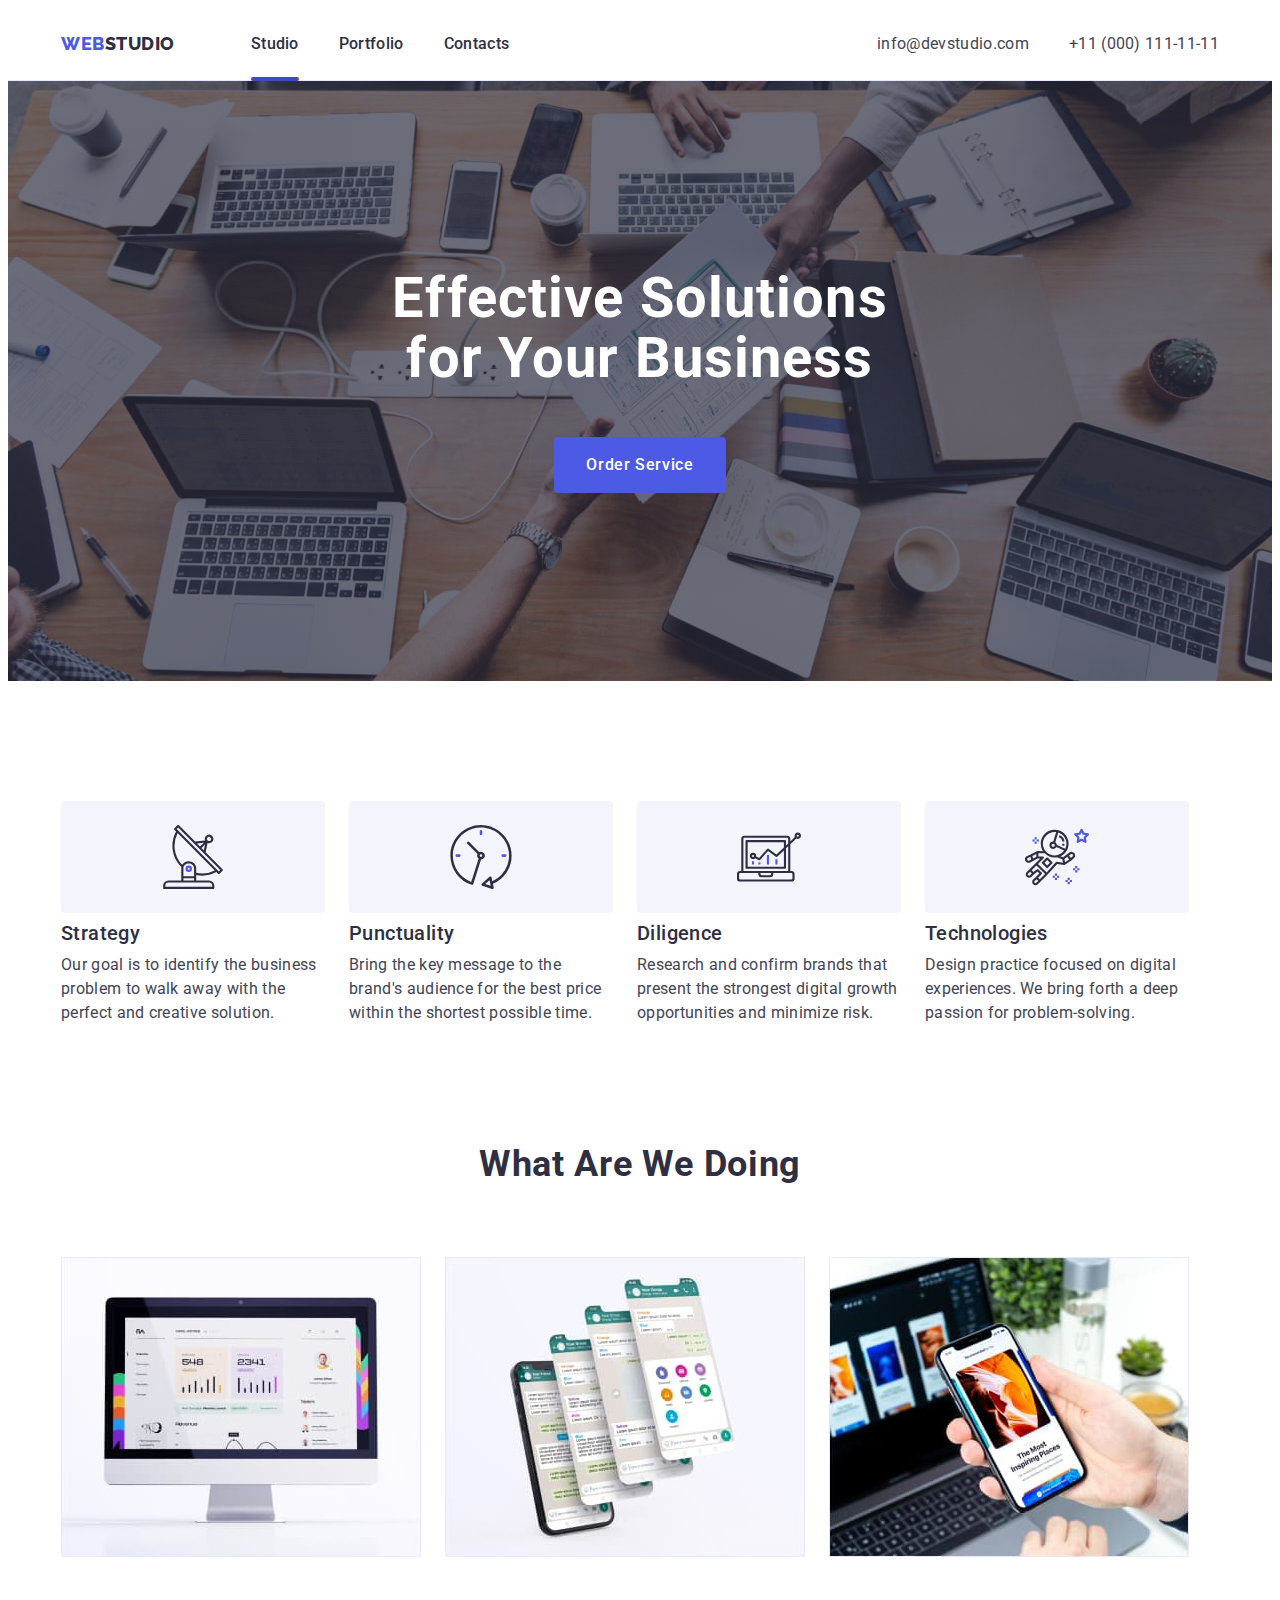
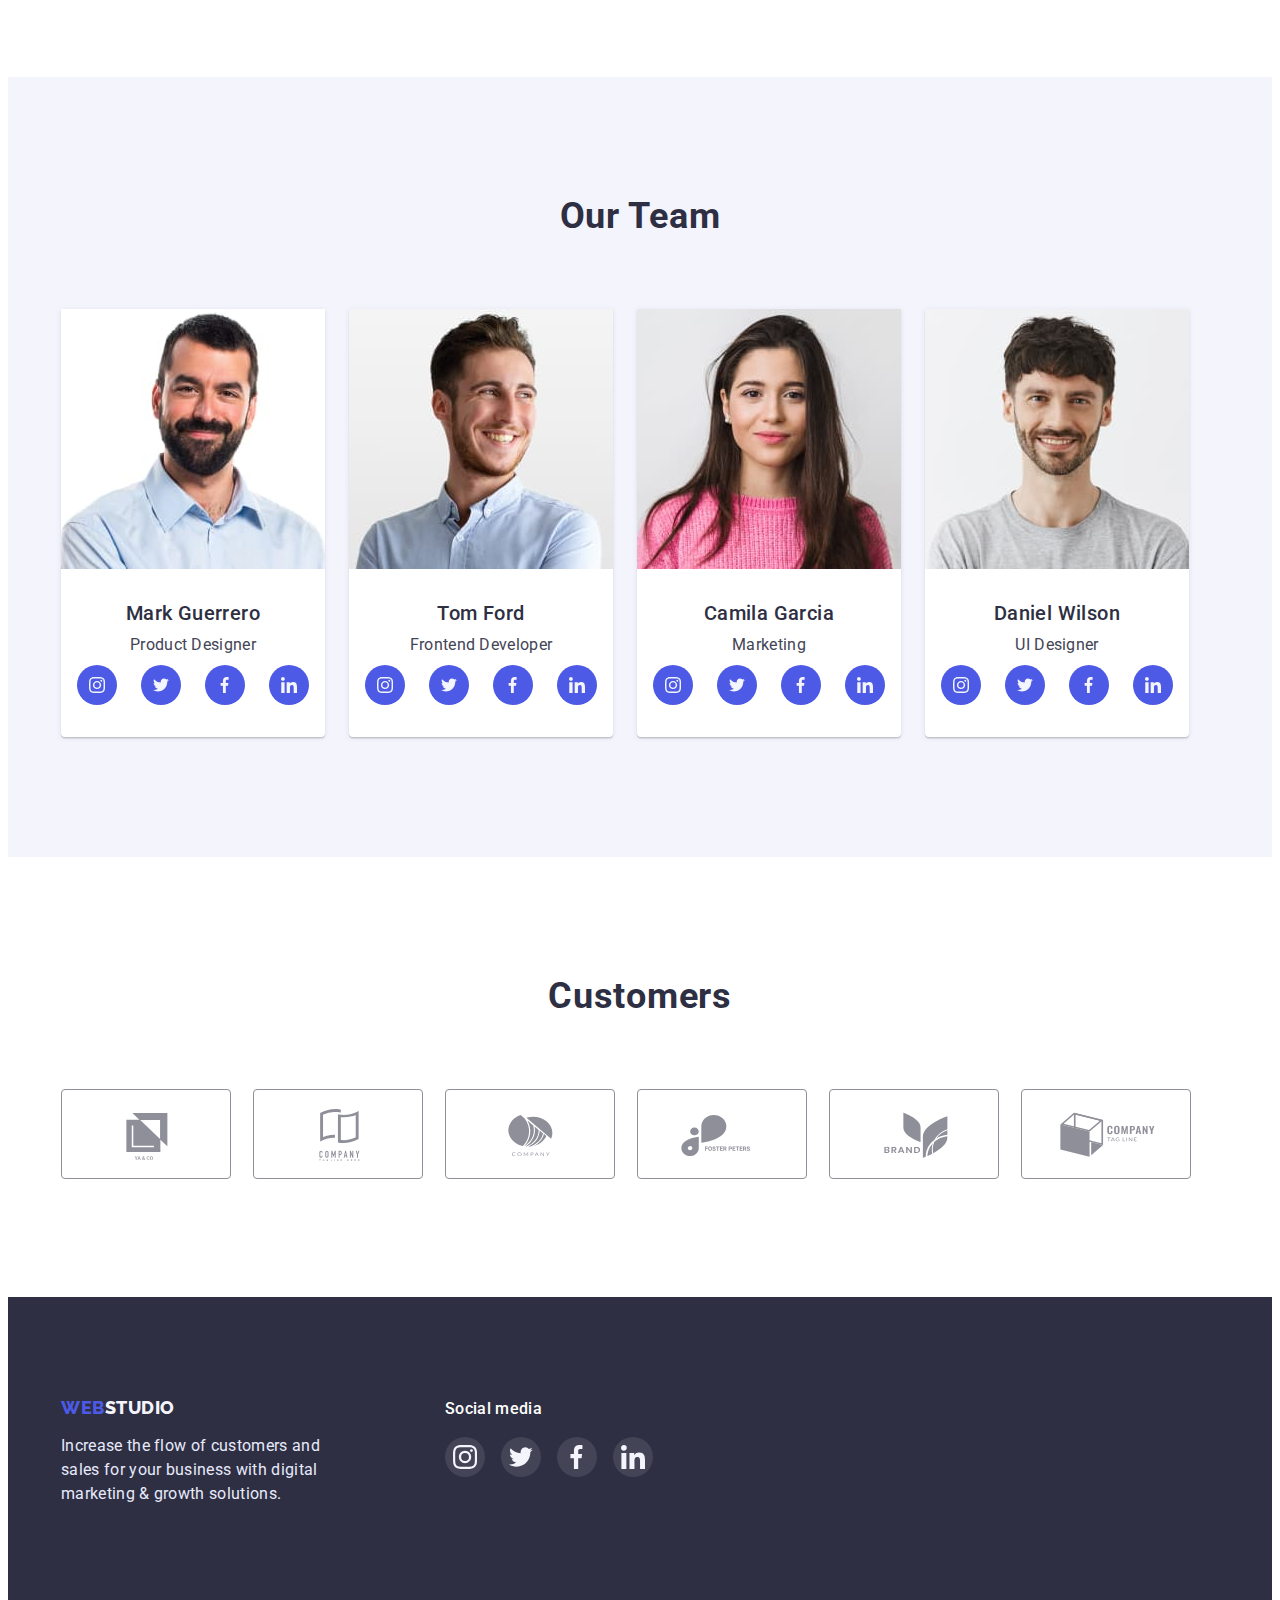
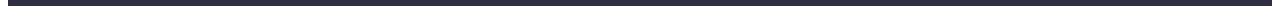
<file: index.html>
<!DOCTYPE html>

<html lang="en">
<head>
    <meta charset="UTF-8">
    <meta http-equiv="X-UA-Compatible" content="IE=edge">
    <meta name="viewport" content="width=device-width, initial-scale=1.0">
    <title>Studio</title>
    <link rel="preconnect" href="https://fonts.googleapis.com">
    <link rel="preconnect" href="https://fonts.gstatic.com" crossorigin>
    <link href="https://fonts.googleapis.com/css2?family=Raleway:wght@800&family=Roboto:wght@400;500;700;900&display=swap" rel="stylesheet">
    <link rel="stylesheet" href="https://cdnjs.cloudflare.com/ajax/libs/modern-normalize/1.1.0/modern-normalize.min.css" integrity="sha512-wpPYUAdjBVSE4KJnH1VR1HeZfpl1ub8YT/NKx4PuQ5NmX2tKuGu6U/JRp5y+Y8XG2tV+wKQpNHVUX03MfMFn9Q==" crossorigin="anonymous" referrerpolicy="no-referrer" />
    <link rel="stylesheet" href="./css/styles.css">
</head>
<body>

  <!--HEADER--> 
  <header class="header">
    <div class="container header-container">
    <nav class="header-navigation">
        <a class="header-logo link" href="./index.html">
            Web <span class="header-logo-color">Studio</span>
        </a>
        <ul class="header-list list">
            <li class="header-item">
                <a class="header-link active link" href="./index.html">Studio</a>
            </li>
            <li class="header-item">
                <a class="header-link link" href="./portfolio.html">Portfolio</a>
            </li>
            <li class="header-item">
                <a class="header-link link" href="">Contacts</a>
            </li>
        </ul>
    </nav>
    <address class="contact">
        <ul class="contact-list list">
            <li class="contact-item">
                <a class="header-contact link" href="mailto:info@devstudio.com">info@devstudio.com</a>
            </li>
            <li class="contact-item">
                <a class="header-contact link" href="tel:+110001111111">+11 (000) 111-11-11</a>
            </li>
        </ul>
    </address>
    </div>
  </header>
    
    <main>
         
  <!--HERO-->

        <section class="hero">
            <div class="container hero-wrap">
            <h1 class="hero-title">Effective Solutions for Your Business</h1>
            <button class="hero-btn" type="button" data-modal-open>Order Service</button>
            </div>
        </section>

  <!--ADVANTAGES-->      

        <section class="advantages">
            <div class="container">
            <h2 class="visually-hidden">Our advantages</h2>
            <ul class="advantages-list list">
                <li class="advantages-item">
                    <div class="advantages-link link">
                        <svg class="advantages-icon" width="64" height="64">
                            <use href="./images/icons.svg#icon-antenna"></use>
                        </svg>
                    </div>
                    <h3 class="advantages-subtitle">Strategy</h3>
                    <p class="advantages-text">Our goal is to identify the business problem to walk away with the perfect and creative solution. </p>
                </li>
                <li class="advantages-item">
                    <div class="advantages-link link">
                        <svg class="advantages-icon" width="64" height="64">
                            <use href="./images/icons.svg#icon-clock"></use>
                        </svg>
                    </div>
                    <h3 class="advantages-subtitle">Punctuality</h3>
                    <p class="advantages-text">Bring the key message to the brand's audience for the best price within the shortest possible time.</p>
                </li>
                <li class="advantages-item">
                    <div class="advantages-link link">
                        <svg class="advantages-icon" width="64" height="64">
                            <use href="./images/icons.svg#icon-diagram"></use>
                        </svg>
                    </div>
                    <h3 class="advantages-subtitle">Diligence</h3>
                    <p class="advantages-text">Research and confirm brands that present the strongest digital growth opportunities and minimize risk.</p>
                </li>
                <li class="advantages-item">
                    <div class="advantages-link link">
                        <svg class="advantages-icon" width="64" height="64">
                            <use href="./images/icons.svg#icon-astronaut"></use>
                        </svg>
                    </div>
                    <h3 class="advantages-subtitle">Technologies</h3>
                    <p class="advantages-text">Design practice focused on digital experiences. We bring forth a deep passion for problem-solving.</p>
                </li>
            </ul>
        </div>
        </section>

  <!--WHAT ARE WE DOING-->

        <section class="examples">
            <div class="container">
            <h2 class="examples-title">What are we doing</h2>
            <ul class="examples-list list">
                <li class="examples-item">
                    <img src="./images/what-are-we-doing/desktop.jpg" alt="Desktop" width="360" height="300">
                </li>
                <li class="examples-item">
                    <img src="./images/what-are-we-doing/messenger.jpg" alt="Messenger" width="360" height="300">
                </li>
                <li class="examples-item">
                    <img src="./images/what-are-we-doing/site.jpg" alt="Site" width="360" height="300">
                </li>
            </ul>
        </div>
        </section>

  <!--OUR TEAM-->

        <section class="team">
            <div class="container">
            <h2 class="team-title">Our Team</h2>
            <ul class="team-list list">
                <li class="team-item">
                    <img src="./images/our-team/mark-guerrero.jpg" alt="Mark Guerrero" width="264" height="260">
                    <div class="profile">
                    <h3 class="team-subtitle">Mark Guerrero</h3>
                    <p class="team-text">Product Designer</p>
                    <ul class="team-soc-list list">
                        <li class="team-soc-item">
                            <a href="" class="team-soc-link link">
                            <svg class="team-soc-icon" width="16" height="16">
                                <use href="./images/icons.svg#icon-instagram"></use>
                            </svg>
                            </a>
                        </li>
                        <li class="team-soc-item">
                            <a href="" class="team-soc-link link">
                            <svg class="team-soc-icon"  width="16" height="16">
                                <use href="./images/icons.svg#icon-twitter"></use>
                            </svg>
                            </a>
                        </li>
                        <li class="team-soc-item">
                            <a href="" class="team-soc-link link">
                            <svg class="team-soc-icon"  width="16" height="16">
                                <use href="./images/icons.svg#icon-facebook"></use>
                            </svg>
                            </a>
                        </li>
                        <li class="team-soc-item">
                            <a href="" class="team-soc-link link">
                            <svg class="team-soc-icon"  width="16" height="16">
                                <use href="./images/icons.svg#icon-linkedin"></use>
                            </svg>
                            </a>
                        </li>
                    </ul>
                    </div>
                </li>
                <li class="team-item">
                    <img src="./images/our-team/tom-ford.jpg" alt="Tom Ford" width="264" height="260">
                    <div class="profile">
                    <h3 class="team-subtitle">Tom Ford</h3>
                    <p class="team-text">Frontend Developer</p>
                    <ul class="team-soc-list list">
                        <li class="team-soc-item">
                            <a href="" class="team-soc-link link">
                            <svg class="team-soc-icon" width="16" height="16">
                                <use href="./images/icons.svg#icon-instagram"></use>
                            </svg>
                            </a>
                        </li>
                        <li class="team-soc-item">
                            <a href="" class="team-soc-link link">
                            <svg class="team-soc-icon"  width="16" height="16">
                                <use href="./images/icons.svg#icon-twitter"></use>
                            </svg>
                            </a>
                        </li>
                        <li class="team-soc-item">
                            <a href="" class="team-soc-link link">
                            <svg class="team-soc-icon"  width="16" height="16">
                                <use href="./images/icons.svg#icon-facebook"></use>
                            </svg>
                            </a>
                        </li>
                        <li class="team-soc-item">
                            <a href="" class="team-soc-link link">
                            <svg class="team-soc-icon"  width="16" height="16">
                                <use href="./images/icons.svg#icon-linkedin"></use>
                            </svg>
                            </a>
                        </li>
                    </ul>
                    </div>
                </li>
                <li class="team-item">
                    <img src="./images/our-team/camila-garcia.jpg" alt="Camila Garcia" width="264" height="260">
                    <div class="profile">
                    <h3 class="team-subtitle">Camila Garcia</h3>
                    <p class="team-text">Marketing</p>
                    <ul class="team-soc-list list">
                        <li class="team-soc-item">
                            <a href="" class="team-soc-link link">
                            <svg class="team-soc-icon" width="16" height="16">
                                <use href="./images/icons.svg#icon-instagram"></use>
                            </svg>
                            </a>
                        </li>
                        <li class="team-soc-item">
                            <a href="" class="team-soc-link link">
                            <svg class="team-soc-icon"  width="16" height="16">
                                <use href="./images/icons.svg#icon-twitter"></use>
                            </svg>
                            </a>
                        </li>
                        <li class="team-soc-item">
                            <a href="" class="team-soc-link link">
                            <svg class="team-soc-icon"  width="16" height="16">
                                <use href="./images/icons.svg#icon-facebook"></use>
                            </svg>
                            </a>
                        </li>
                        <li class="team-soc-item">
                            <a href="" class="team-soc-link link">
                            <svg class="team-soc-icon"  width="16" height="16">
                                <use href="./images/icons.svg#icon-linkedin"></use>
                            </svg>
                            </a>
                        </li>
                    </ul>
                    </div>
                </li>
                <li class="team-item">
                    <img src="./images/our-team/daniel-wilson.jpg" alt="Daniel Wilson" width="264" height="260">
                    <div class="profile">
                    <h3 class="team-subtitle">Daniel Wilson</h3>
                    <p class="team-text">UI Designer</p>
                    <ul class="team-soc-list list">
                        <li class="team-soc-item">
                            <a href="" class="team-soc-link link">
                            <svg class="team-soc-icon" width="16" height="16">
                                <use href="./images/icons.svg#icon-instagram"></use>
                            </svg>
                            </a>
                        </li>
                        <li class="team-soc-item">
                            <a href="" class="team-soc-link link">
                            <svg class="team-soc-icon"  width="16" height="16">
                                <use href="./images/icons.svg#icon-twitter"></use>
                            </svg>
                            </a>
                        </li>
                        <li class="team-soc-item">
                            <a href="" class="team-soc-link link">
                            <svg class="team-soc-icon"  width="16" height="16">
                                <use href="./images/icons.svg#icon-facebook"></use>
                            </svg>
                            </a>
                        </li>
                        <li class="team-soc-item">
                            <a href="" class="team-soc-link link">
                            <svg class="team-soc-icon"  width="16" height="16">
                                <use href="./images/icons.svg#icon-linkedin"></use>
                            </svg>
                            </a>
                        </li>
                    </ul>
                    </div>
                </li>
            </ul>
        </div>
        </section>

  <!--COSTUMERS-->

        <section class="customers">
            <div class="container">
            <h2 class="customers-title">Customers</h2>
            <ul class="customers-list list">
                <li class="customers-item">
                    <a class="customers-link link" href="">
                        <svg class="customers-icon" width="104" height="56">
                            <use href="./images/icons.svg#icon-tagline"></use>
                        </svg>
                    </a>
                </li>
                <li class="customers-item">
                    <a class="customers-link link" href="">
                        <svg class="customers-icon" width="104" height="56">
                            <use href="./images/icons.svg#icon-ya-co"></use>
                        </svg>
                    </a>
                </li>
                <li class="customers-item">
                    <a class="customers-link link" href="">
                        <svg class="customers-icon" width="104" height="56">
                            <use href="./images/icons.svg#icon-company"></use>
                        </svg>
                    </a>
                </li>
                <li class="customers-item">
                    <a class="customers-link link" href="">
                        <svg class="customers-icon" width="104" height="56">
                            <use href="./images/icons.svg#icon-foster"></use>
                        </svg>
                    </a>
                </li>
                <li class="customers-item">
                    <a class="customers-link link" href="">
                        <svg class="customers-icon" width="104" height="56">
                            <use href="./images/icons.svg#icon-brand"></use>
                        </svg>
                    </a>
                </li>
                <li class="customers-item">
                    <a class="customers-link link" href="">
                        <svg class="customers-icon" width="104" height="56">
                            <use href="./images/icons.svg#icon-object"></use>
                        </svg>
                    </a>
                </li>
            </ul>
            </div>
        </section>
    </main>

  <!--FOOTER-->
  
    <footer class="footer">
        <div class="container footer-wrap">
        <div class="footer-logo-wrap">
        <a class="footer-logo link" href="./index.html">Web <span class="footer-logo-color">Studio</span></a>
        <p class="footer-text">Increase the flow of customers and sales for your business with digital marketing & growth solutions.</p>
        </div>
        <div class="footer-soc">
        <p class="footer-soc-title">Social media</p>
        <ul class="footer-soc-list list">
            <li class="footer-soc-item">
                <a class="footer-soc-link link" href="">
                <svg class="footer-soc-icon" width="24" height="24">
                    <use href="./images/icons.svg#icon-instagram"></use>
                </svg>
                </a>
            </li>
            <li class="footer-soc-item">
                <a class="footer-soc-link link" href="">
                <svg class="footer-soc-icon" width="24" height="24">
                    <use href="./images/icons.svg#icon-twitter"></use>
                </svg>
                </a>
            </li>
            <li class="footer-soc-item">
                <a class="footer-soc-link link" href="">
                <svg class="footer-soc-icon" width="24" height="24">
                    <use href="./images/icons.svg#icon-facebook"></use>
                </svg>
                </a>
            </li>
            <li class="footer-soc-item">
                <a class="footer-soc-link link" href="">
                <svg class="footer-soc-icon" width="24" height="24">
                    <use href="./images/icons.svg#icon-linkedin"></use>
                </svg>
                </a>
            </li>
        </ul>
        </div>
        </div>
    </footer>

  <!--MOGAL-->

    <div class="backdrop is-hidden" data-modal>
        <div class="modal">
            <button class="modal-btn" data-modal-close>
                <svg class="modal-icon" width="8" height="8">
                    <use href="./images/icons.svg#icon-close-black"></use>
                </svg>
            </button>
        </div>
    </div>
    <script src="./js/modal.js"></script>
</body>
</html>
</file>
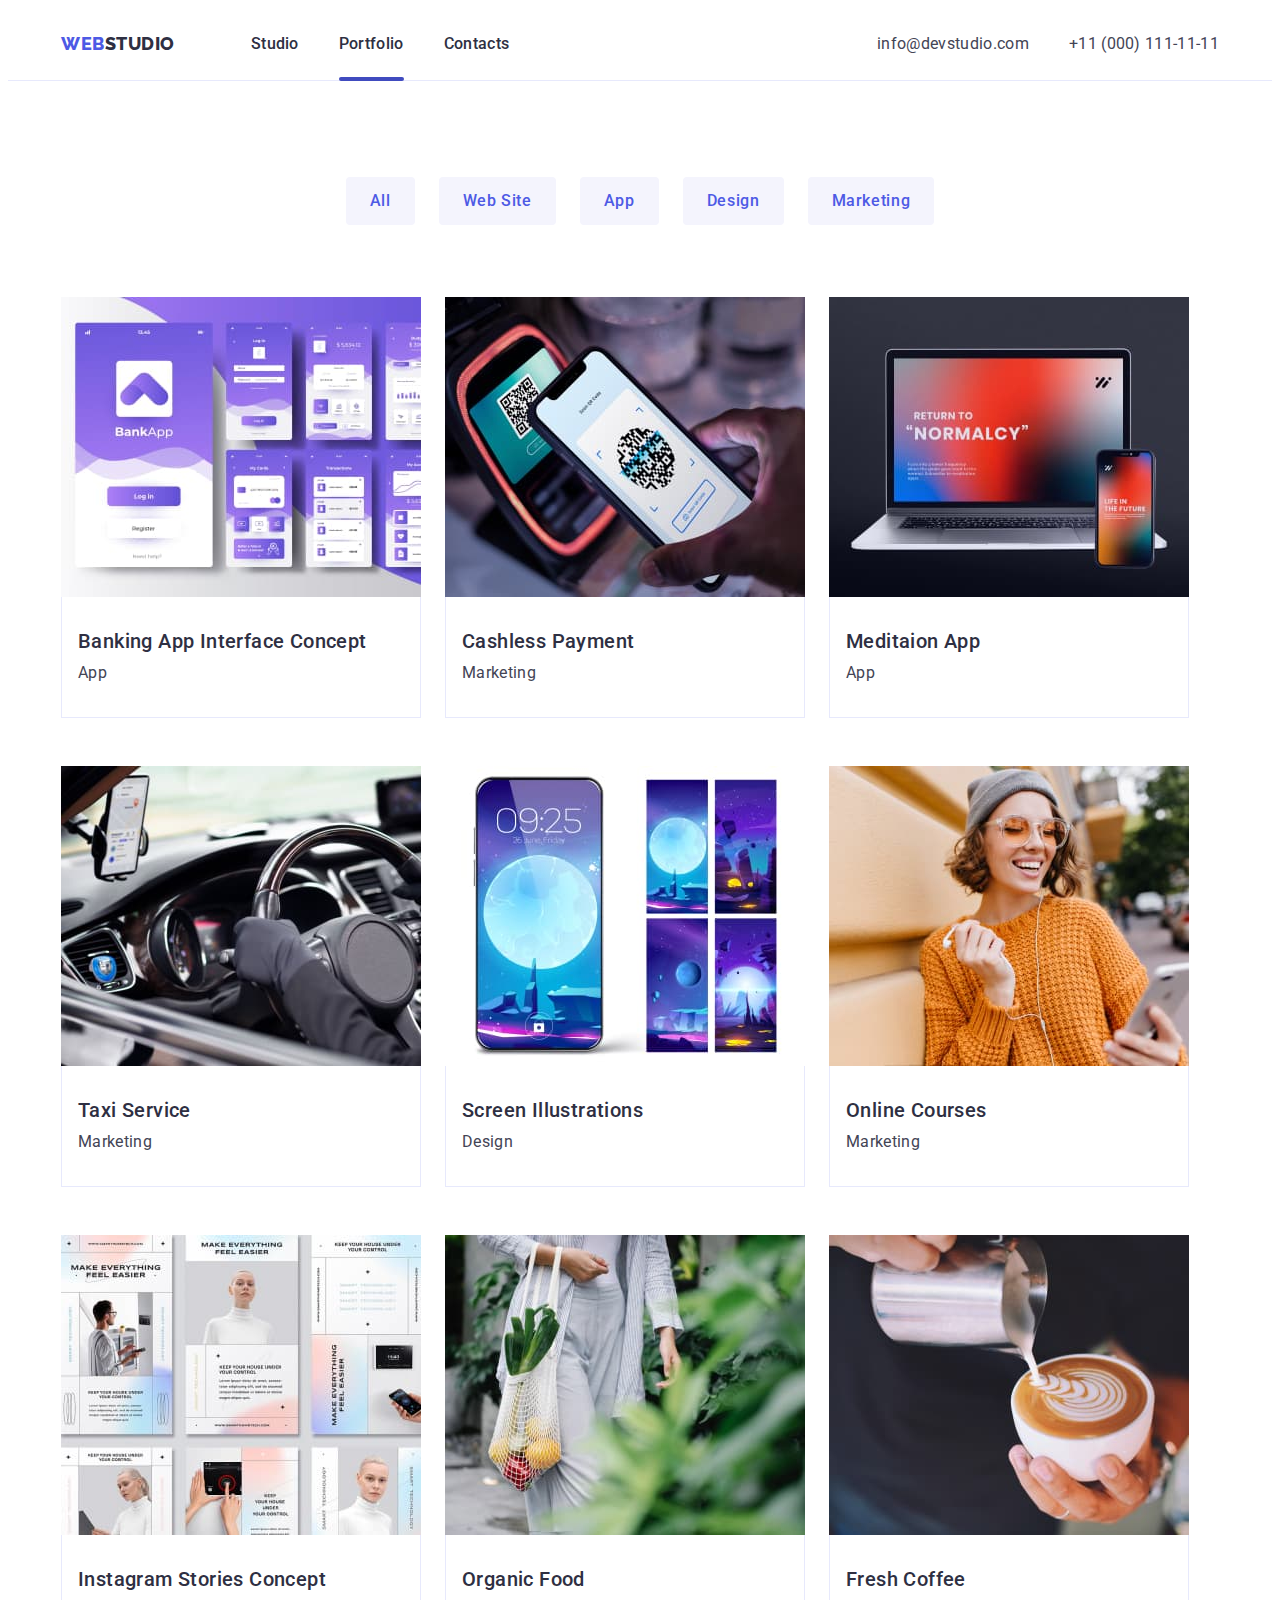
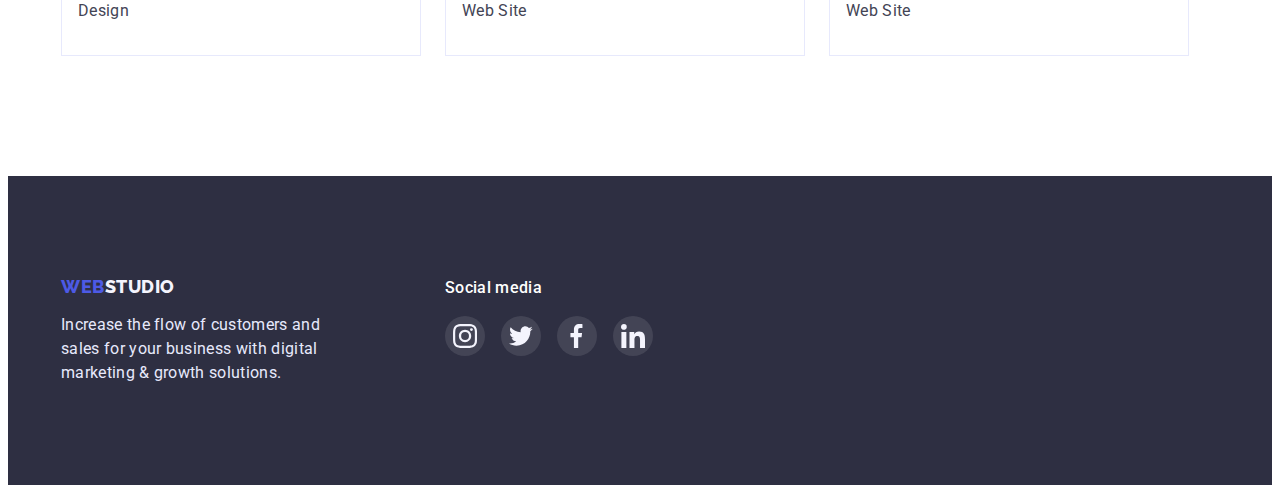
<file: portfolio.html>
<!DOCTYPE html>

<html lang="en">
<head>
    <meta charset="UTF-8">
    <meta http-equiv="X-UA-Compatible" content="IE=edge">
    <meta name="viewport" content="width=device-width, initial-scale=1.0">
    <title>Studio</title>
    <link rel="preconnect" href="https://fonts.googleapis.com">
    <link rel="preconnect" href="https://fonts.gstatic.com" crossorigin>
    <link href="https://fonts.googleapis.com/css2?family=Raleway:wght@800&family=Roboto:wght@400;500;700;900&display=swap" rel="stylesheet">
    <link rel="stylesheet" href="https://cdnjs.cloudflare.com/ajax/libs/modern-normalize/1.1.0/modern-normalize.min.css" integrity="sha512-wpPYUAdjBVSE4KJnH1VR1HeZfpl1ub8YT/NKx4PuQ5NmX2tKuGu6U/JRp5y+Y8XG2tV+wKQpNHVUX03MfMFn9Q==" crossorigin="anonymous" referrerpolicy="no-referrer" />
    <link rel="stylesheet" href="./css/styles.css">
</head>
<body>

  <!--HEADER--> 
  <header class="header">
    <div class="container header-container">
    <nav class="header-navigation">
        <a class="header-logo link" href="./index.html">
            Web <span class="header-logo-color">Studio</span>
        </a>
        <ul class="header-list list">
            <li class="header-item">
                <a class="header-link link" href="./index.html">Studio</a>
            </li>
            <li class="header-item">
                <a class="header-link active link" href="./portfolio.html">Portfolio</a>
            </li>
            <li class="header-item">
                <a class="header-link link" href="">Contacts</a>
            </li>
        </ul>
    </nav>
    <address class="contact">
        <ul class="contact-list list">
            <li class="contact-item">
                <a class="header-contact link" href="mailto:info@devstudio.com">info@devstudio.com</a>
            </li>
            <li class="contact-item">
                <a class="header-contact link" href="tel:+110001111111">+11 (000) 111-11-11</a>
            </li>
        </ul>
    </address>
    </div>
</header>

<main>

 <!--PORTFOLIO--> 

        <section class="portfolio">
            <div class="container">
            <h1 class="visually-hidden">Portfolio of studio</h1>
            <ul class="menu-list list">
                <li class="menu-item">
                    <button class="menu-btn" type="button">All</button>
                </li>
                <li class="menu-item">
                    <button class="menu-btn" type="button">Web Site</button>
                </li>
                <li class="menu-item">
                    <button class="menu-btn" type="button">App</button>
                </li>
                <li class="menu-item">
                    <button class="menu-btn" type="button">Design</button>
                </li>
                <li class="menu-item">
                    <button class="menu-btn" type="button">Marketing</button>
                </li>
            </ul>

            <h2 class="visually-hidden">Portfolio</h2>
            <ul class="portfolio-list list">
                <li class="portfolio-item">
                    <div class="portfolio-top-wrap">
                    <img src="./images/portfolio/banking-app-interface-concept.jpg" alt="Banking app interface concept" width="360" height="300">
                    <p class="portfolio-top-text">14 Stylish and User-Friendly App Design Concepts · Task Manager App · Calorie Tracker App · Exotic Fruit Ecommerce App · Cloud Storage App</p>
                    </div>
                    <div class="portfolio-border">
                    <h3 class="portfolio-subtitle">Banking App Interface Concept</h3>
                    <p class="portfolio-text">App</p>
                    </div>
                </li>
                <li class="portfolio-item">
                    <div class="portfolio-top-wrap">
                    <img src="./images/portfolio/cashless-payment.jpg" alt="Cashless payment" width="360" height="300">
                    <p class="portfolio-top-text">14 Stylish and User-Friendly App Design Concepts · Task Manager App · Calorie Tracker App · Exotic Fruit Ecommerce App · Cloud Storage App</p>
                    </div>
                    <div class="portfolio-border">
                    <h3 class="portfolio-subtitle">Cashless Payment</h3>
                    <p class="portfolio-text">Marketing</p>
                    </div>
                </li>
                <li class="portfolio-item">
                    <div class="portfolio-top-wrap">
                    <img src="./images/portfolio/meditaion-app.jpg" alt="Meditaion app" width="360" height="300">
                    <p class="portfolio-top-text">14 Stylish and User-Friendly App Design Concepts · Task Manager App · Calorie Tracker App · Exotic Fruit Ecommerce App · Cloud Storage App</p>
                    </div>
                    <div class="portfolio-border">
                    <h3 class="portfolio-subtitle">Meditaion App</h3>
                    <p class="portfolio-text">App</p>
                    </div>
                </li>
                <li class="portfolio-item">
                    <div class="portfolio-top-wrap">
                    <img src="./images/portfolio/taxi-service.jpg" alt="Taxi service" width="360" height="300">
                    <p class="portfolio-top-text">14 Stylish and User-Friendly App Design Concepts · Task Manager App · Calorie Tracker App · Exotic Fruit Ecommerce App · Cloud Storage App</p>
                    </div>
                    <div class="portfolio-border">
                    <h3 class="portfolio-subtitle">Taxi Service</h3>
                    <p class="portfolio-text">Marketing</p>
                    </div>
                </li>
                <li class="portfolio-item">
                    <div class="portfolio-top-wrap">
                    <img src="./images/portfolio/screen-illustrations.jpg" alt="Screen illustrations" width="360" height="300">
                    <p class="portfolio-top-text">14 Stylish and User-Friendly App Design Concepts · Task Manager App · Calorie Tracker App · Exotic Fruit Ecommerce App · Cloud Storage App</p>
                    </div>
                    <div class="portfolio-border">
                    <h3 class="portfolio-subtitle">Screen Illustrations</h3>
                    <p class="portfolio-text">Design</p>
                    </div>
                </li>
                <li class="portfolio-item">
                    <div class="portfolio-top-wrap">
                    <img src="./images/portfolio/online-courses.jpg" alt="Online courses" width="360" height="300">
                    <p class="portfolio-top-text">14 Stylish and User-Friendly App Design Concepts · Task Manager App · Calorie Tracker App · Exotic Fruit Ecommerce App · Cloud Storage App</p>
                    </div>
                    <div class="portfolio-border">
                    <h3 class="portfolio-subtitle">Online Courses</h3>
                    <p class="portfolio-text">Marketing</p>
                    </div>
                </li>
                <li class="portfolio-item">
                    <div class="portfolio-top-wrap">
                    <img src="./images/portfolio/instagram-stories-concept.jpg" alt="Instagram stories-concept" width="360" height="300">
                    <p class="portfolio-top-text">14 Stylish and User-Friendly App Design Concepts · Task Manager App · Calorie Tracker App · Exotic Fruit Ecommerce App · Cloud Storage App</p>
                    </div>
                    <div class="portfolio-border">
                    <h3 class="portfolio-subtitle">Instagram Stories Concept</h3>
                    <p class="portfolio-text">Design</p>
                    </div>
                </li>
                <li class="portfolio-item">
                    <div class="portfolio-top-wrap">
                    <img src="./images/portfolio/organic-food.jpg" alt="Organic food" width="360" height="300">
                    <p class="portfolio-top-text">14 Stylish and User-Friendly App Design Concepts · Task Manager App · Calorie Tracker App · Exotic Fruit Ecommerce App · Cloud Storage App</p>
                    </div>
                    <div class="portfolio-border">
                    <h3 class="portfolio-subtitle">Organic Food</h3>
                    <p class="portfolio-text">Web Site</p>
                    </div>
                </li>
                <li class="portfolio-item">
                    <div class="portfolio-top-wrap">
                    <img src="./images/portfolio/fresh-coffee.jpg" alt="Fresh coffee" width="360" height="300">
                    <p class="portfolio-top-text">14 Stylish and User-Friendly App Design Concepts · Task Manager App · Calorie Tracker App · Exotic Fruit Ecommerce App · Cloud Storage App</p>
                    </div>
                    <div class="portfolio-border">
                    <h3 class="portfolio-subtitle">Fresh Coffee</h3>
                    <p class="portfolio-text">Web Site</p>
                    </div>
                </li>
            </ul>
        </div>
        </section> 
    </main>

  <!--FOOTER-->
  
  <footer class="footer">
    <div class="container footer-wrap">
    <div class="footer-logo-wrap">
    <a class="footer-logo link" href="./index.html">Web <span class="footer-logo-color">Studio</span></a>
    <p class="footer-text">Increase the flow of customers and sales for your business with digital marketing & growth solutions.</p>
    </div>
    <div class="footer-soc">
    <p class="footer-soc-title">Social media</p>
    <ul class="footer-soc-list list">
        <li class="footer-soc-item">
            <a class="footer-soc-link link" href="">
            <svg class="footer-soc-icon" width="24" height="24">
                <use href="./images/icons.svg#icon-instagram"></use>
            </svg>
            </a>
        </li>
        <li class="footer-soc-item">
            <a class="footer-soc-link link" href="">
            <svg class="footer-soc-icon" width="24" height="24">
                <use href="./images/icons.svg#icon-twitter"></use>
            </svg>
            </a>
        </li>
        <li class="footer-soc-item">
            <a class="footer-soc-link link" href="">
            <svg class="footer-soc-icon" width="24" height="24">
                <use href="./images/icons.svg#icon-facebook"></use>
            </svg>
            </a>
        </li>
        <li class="footer-soc-item">
            <a class="footer-soc-link link" href="">
            <svg class="footer-soc-icon" width="24" height="24">
                <use href="./images/icons.svg#icon-linkedin"></use>
            </svg>
            </a>
        </li>
    </ul>
    </div>
    </div>
</footer>
</body>
</html>
</file>
<file: css/styles.css>
:root {
    --primery-font:  'Roboto', sans-serif; 
    --secondary-font:  'Raleway', sans-serif;
    --primery-text-color: #2E2F42; /* NAVY BLUE */
    --secondary-text-color: #434455; /* SLATE */
    --tertiary-text-color: #4D5AE5; /* IRIS */
    --accent-color: #FFFFFF;
    --primery-link-color: #404BBF;
    --backgrounds-color: #F4F4FD;
    --cornflower-color: #E7E9FC;
    --backgrounds-accent-color: #31D0AA;
}

p, h1, h2, h3, h4, h5, h6 {
    margin: 0;
}

ul {
    margin: 0;
    padding-left: 0;
}

img {
    display: block;
}

body {
    font-family: var(--primery-font);
    color: var(--primery-text-color);
    background-color: var(--accent-color);
}

.list {
    list-style: none;
} 

.link {
    text-decoration: none;
}

.container {
    width: 1158px;
    padding-left: 15px;
    padding-right: 15px;
    margin: 0 auto;
    /*outline: 2px solid red;*/
}

/*======HEADER========*/

.header {
    border-bottom: 1px solid var(--cornflower-color);
}

.active::after {
    content: "";
    display: block;
    position: absolute;
    bottom: -1px;
    width: 100%;
    height: 4px;
    background: var(--primery-link-color);
    border-radius: 2px;
}

.header-logo {
    font-family: var(--secondary-font);
    font-weight: 800;
    font-size: 18px;
    line-height: 1.33;
    display: flex;
    align-items: center;
    letter-spacing: 0.03em;
    text-transform: uppercase;
    color: var(--tertiary-text-color);
    margin-right: 76px;
    padding-top: 24px;
    padding-bottom: 24px;
}

.header-logo-color {
    color: var(--primery-text-color);
}

.header-link {
    position: relative;
    font-weight: 500;
    line-height: 1.5;
    letter-spacing: 0.02em;
    color: var(--primery-text-color);
    display: block;
    padding: 24px 0;
    transition: color 250ms cubic-bezier(0.4, 0, 0.2, 1);
}

.header-link:hover,
.header-link:focus {
    color: var(--primery-link-color);
}

.header-contact {
    line-height: 1.5;
    letter-spacing: 0.02em;
    color: var(--secondary-text-color);
    font-style: normal;
    transition: color 250ms cubic-bezier(0.4, 0, 0.2, 1);
}

.header-contact:hover,
.header-contact:focus {
    color: var(--primery-link-color);
}

.header-navigation {
    display: flex;
    align-items: center;
    margin-right: auto;
}

.header-list {
    display: flex;
    gap: 40px;
}

.header-container {
    display: flex;
    align-items: center;
}

.contact-list {
    display: flex;
    gap: 40px;
}

/*======HERO========*/

.hero-title {
    font-family: var(--primery-font);
    width: 496px;
    font-size: 56px;
    line-height: 1.07;
    text-align: center;
    letter-spacing: 0.02em;
    color: var(--accent-color);
    margin-left: auto;
    margin-right: auto;
    margin-bottom: 48px;
}

.hero-btn {
    font-family: var(--primery-font);
    font-weight: 500;
    font-size: 16px;
    line-height: 1.5;
    display: flex;
    align-items: center;
    letter-spacing: 0.04em;
    cursor: pointer;
    color: var(--accent-color);
    background: var(--tertiary-text-color);
    border: none;
    padding: 16px 32px;
    border-radius: 4px;
    display: block;
    margin: 0 auto;
    transition: background 250ms cubic-bezier(0.4, 0, 0.2, 1);
}

.hero-btn:hover,
.hero-btn:focus {
    background: var(--primery-link-color);
}

.hero {
    background: var(--primery-text-color);
    padding: 188px 0;
    background-image: linear-gradient(
        rgba(46, 47, 66, 0.7),
        rgba(46, 47, 66, 0.7)
        ),
    url(../images/hero-image.jpg);
    background-repeat: no-repeat;
    background-position: center;
    background-size: cover;
    max-width: 1440px;
    margin: 0 auto;
}

/*======ADVANTAGES========*/

.advantages {
    padding-top: 120px;
    padding-bottom: 120px;
}

.visually-hidden {
    position: absolute;
    width: 1px;
    height: 1px;
    margin: -1px;
    border: 0;
    padding: 0;
    
    white-space: nowrap;
    clip-path: inset(100%);
    clip: rect(0 0 0 0);
    overflow: hidden;
  }

.advantages-subtitle {
    font-weight: 500;
    font-size: 20px;
    line-height: 1.2;
    letter-spacing: 0.02em;
    color: var(--primery-text-color); 
    margin-bottom: 8px; 
}

.advantages-text {
    line-height: 1.5;
    letter-spacing: 0.02em;
    color: var(--secondary-text-color);
}

.advantages-list {
    display: flex;
    gap: 24px;
}

.advantages-item {
    width: 264px;
}

.advantages-link {
    height: 112px;
    background: var(--backgrounds-color);
    border-radius: 4px;
    display: flex;
    justify-content: center;
    align-items: center;
    margin-bottom: 8px;
}


/*======WHAT ARE WE DOING========*/

.examples-title {
    font-weight: 700;
    font-size: 36px;
    line-height: 1.11;
    text-align: center;
    letter-spacing: 0.02em;
    text-transform: capitalize;
    color: var(--primery-text-color);
    margin-bottom: 72px;
}

.eexamples {
    padding-bottom: 120px;
}

.examples-list {
    padding-bottom: 120px;
}

.examples-list {
    display: flex;
    gap: 24px;
}


/*======OUR TEAM========*/

.team {
    background: var(--backgrounds-color);
    padding: 120px 0;
}

.team-title {
    font-weight: 700;
    font-size: 36px;
    line-height: 1.11;
    text-align: center;
    letter-spacing: 0.02em;
    text-transform: capitalize;
    color: var(--primery-text-color);
    margin-bottom: 72px;
}

.team-subtitle {
    font-weight: 500;
    font-size: 20px;
    line-height: 1.2;
    letter-spacing: 0.02em;
    color: var(--primery-text-color);
    margin-bottom: 8px;
}

.team-text {
    line-height: 1.5;
    letter-spacing: 0.02em;
    color: var(--secondary-text-color);
    margin-bottom: 8px;
}

.team-list {
    display: flex;
    gap: 24px;
}

.team-item {
    background: var(--accent-color);
    box-shadow: 0px 1px 6px rgba(46, 47, 66, 0.08), 0px 1px 1px rgba(46, 47, 66, 0.16), 0px 2px 1px rgba(46, 47, 66, 0.08);
    border-radius: 0px 0px 4px 4px;
}

.profile {
    padding-top: 32px;
    padding-bottom: 32px;
    text-align: center;
}

.team-soc-list {
    display: flex;
    justify-content: center;
    gap: 24px;
}

.team-soc-item {
    width: 40px;
    height: 40px;
}

.team-soc-link {
    width: 100%;
    height: 100%;
    background: var(--tertiary-text-color);
    display: flex;
    align-items: center;
    justify-content: center;
    border-radius: 50%;
    transition: background 250ms cubic-bezier(0.4, 0, 0.2, 1);
}

.team-soc-icon {
    fill: var(--backgrounds-color);
}

.team-soc-link:hover,
.team-soc-link:focus {
    background: var(--primery-link-color);
}

/*======COSTUMERS========*/

.customers {
    padding: 120px 0;
}

.customers-title {
    font-weight: 700;
    font-size: 36px;
    line-height: 1.11;
    text-align: center;
    letter-spacing: 0.02em;
    text-transform: capitalize;
    color: var(--primery-text-color);
    margin-bottom: 72px;
}

.customers-list {
    display: flex;
    gap: 24px;
}

.customers-item {
    width: 168px;
    height: 88px;
   
}

.customers-link {
    width: 100%;
    height: 100%;
    display: flex;
    align-items: center;
    justify-content: center;
    border: 1px solid #8E8F99;
    border-radius: 4px;
    transition: border-color 250ms cubic-bezier(0.4, 0, 0.2, 1);
}

.customers-icon {
    fill: #8E8F99;
    transition: fill 250ms cubic-bezier(0.4, 0, 0.2, 1);
}

.customers-link:is(:hover, :focus) {
    border-color: var(--primery-link-color);
}

.customers-link:is(:hover, :focus) .customers-icon {
    fill: var(--primery-link-color);
}

/*======FOOTER========*/


.footer-logo {
    font-family: var(--secondary-font);
    font-style: normal;
    font-weight: 800;
    font-size: 18px;
    line-height: 1.17;
    display: flex;
    align-items: center;
    letter-spacing: 0.03em;
    text-transform: uppercase;
    color: var(--tertiary-text-color);
    margin-bottom: 16px;
}

.footer-logo-color {
    color: var(--backgrounds-color);
}

.footer-text {
    line-height: 1.5;
    letter-spacing: 0.02em;
    color: var(--cornflower-color);
    max-width: 264px;
}

.footer {
    background: var(--primery-text-color);
    padding: 100px 0;
}

.footer-soc {
    margin-left: 120px;
}

.footer-wrap {
    display: flex;
    align-items: baseline;
}
.footer-soc-title {
    line-height: 1.5;
    letter-spacing: 0.02em;
    color: var(--accent-color);
    margin-bottom: 16px;
    font-weight: 500;
}

.footer-soc-list {
    display: flex;
    gap: 16px;
}

.footer-soc-item {
    width: 40px;
    height: 40px;
}

.footer-soc-link {
    width: 100%;
    height: 100%;
    display: flex;
    background: hsla(0, 0%, 100%, 0.1);
    border-radius: 50%;
    align-items: center;
    justify-content: center;
    transition: background 250ms cubic-bezier(0.4, 0, 0.2, 1);
}

.footer-soc-link:hover,
.footer-soc-link:focus {
    background: var(--backgrounds-accent-color);
}

.footer-soc-link {
    fill: var(--backgrounds-color);
}

/*======PORTFOLIO========*/

.menu-btn {
    font-family: inherit;
    font-weight: 500;
    font-size: 16px;
    line-height: 1.5;
    letter-spacing: 0.04em;
    cursor: pointer;
    color: var(--tertiary-text-color);
    background: var(--backgrounds-color);
    border: none;
    padding: 12px 24px;
    border-radius: 4px;
    transition: background, color, box-shadow 250ms cubic-bezier(0.4, 0, 0.2, 1);
}

.menu-btn:hover,
.menu-btn:focus {
    background: var(--primery-link-color);
    color: var(--accent-color);
    box-shadow: 0px 3px 1px rgba(0, 0, 0, 0.1), 0px 2px 1px rgba(0, 0, 0, 0.08), 0px 2px 2px rgba(0, 0, 0, 0.12);
}

.portfolio-subtitle {
    font-weight: 500;
    font-size: 20px;
    line-height: 1.2;
    letter-spacing: 0.02em;
    color: var(--primery-text-color);
    margin-bottom: 8px;
}

.portfolio-text {
    line-height: 1.5;
    letter-spacing: 0.02em;
    color: var(--secondary-text-color);
}

.portfolio-list {
    display: flex;
    flex-wrap: wrap;
    row-gap: 48px;
    column-gap: 24px;
    margin-top: 72px;
}

.portfolio-item {
    background: var(--accent-color);
    transition: box-shadow 250ms cubic-bezier(0.4, 0, 0.2, 1);
}

.portfolio-item:hover, 
.portfolio-item:focus {
    box-shadow: 0px 1px 6px rgba(46, 47, 66, 0.08), 0px 1px 1px rgba(46, 47, 66, 0.16), 0px 2px 1px rgba(46, 47, 66, 0.08);
}

.portfolio-item:hover .portfolio-top-text {
    transform: translateY(0);
}

.menu-list {
    display: flex;
    gap: 24px;
    justify-content: center;
}

.portfolio-border {
    border: 1px solid var(--cornflower-color);
    border-top: none;
    padding-top: 32px;
    padding-bottom: 32px;
    padding-left: 16px;
}

.portfolio {
    padding-top: 96px;
    padding-bottom: 120px;
}

.portfolio-top-wrap {
    position: relative;
    overflow: hidden;
}

.portfolio-top-text {
    position: absolute;
    top: 0;
    padding: 40px 32px;
    line-height: 1.5;
    letter-spacing: 0.02em;
    color: var(--backgrounds-color);
    background-color: rgba(77, 90, 229, 1);
    height: 100%;
    transform: translateY(100%);
    transition: transform 250ms cubic-bezier(0.4, 0, 0.2, 1);
}

.backdrop {
    position: fixed;
    top: 0;
    width: 100%;
    height: 100%;
    background: rgba(46, 47, 66, 0.4);
    transition: opacity 250ms cubic-bezier(0.4, 0, 0.2, 1), visibility 250ms cubic-bezier(0.4, 0, 0.2, 1);
}

.modal {
    position: absolute;
    top: 50%;
    left: 50%;
    transform: translate(-50%, -50%) scaleY(1);
    width: 408px;
    min-height: 576px;
    background: rgba(252, 252, 252, 1);
    box-shadow: 0px 1px 1px rgba(0, 0, 0, 0.14), 0px 1px 3px rgba(0, 0, 0, 0.12), 0px 2px 1px rgba(0, 0, 0, 0.2);
    border-radius: 4px;
    transition: transform 250ms cubic-bezier(0.4, 0, 0.2, 1);
}

.backdrop.is-hidden .modal {
    transform: translate(-50%, -50%) scaleY(0);
}

.modal-btn {
    position: absolute;
    right: 0;
    margin: 24px;
    width: 24px;
    height: 24px;
    border-radius: 50%;
    background: var(--cornflower-color);
    border: 1px solid rgba(0, 0, 0, 0.1);
    cursor: pointer;
    transition: background 250ms cubic-bezier(0.4, 0, 0.2, 1);
}

.modal-icon {
    fill: var(--primery-text-color);
    transition: fill 250ms cubic-bezier(0.4, 0, 0.2, 1);
}

.modal-btn:is(:hover, :focus) {
    background-color: var(--primery-link-color);
}

.modal-btn:is(:hover, :focus) .modal-icon {
    fill: var(--accent-color);
}

.modal-btn {
    display: block;
    margin-left: auto;
}
.is-hidden {
    opacity: 0;
    pointer-events: none;
    visibility: hidden;
}
</file>
